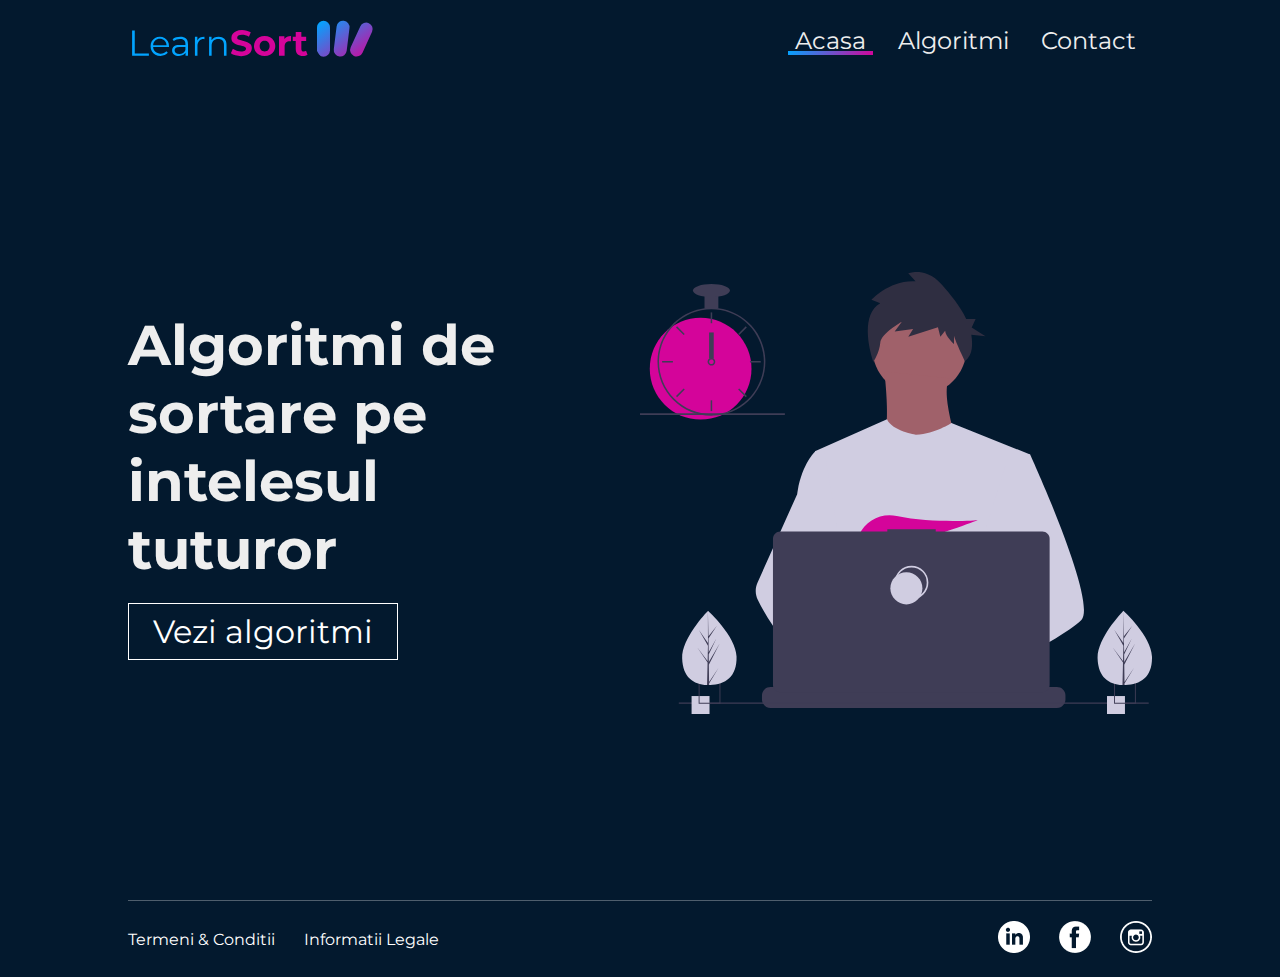
<file: index.html>
<!DOCTYPE html>
<html lang="en">
  <head>
    <meta charset="UTF-8" />
    <meta name="viewport" content="width=device-width, initial-scale=1.0" />
    <title>LearnSort</title>
    <link rel="icon" href="./img/Icon.svg" />
    <link
      href="https://fonts.googleapis.com/css2?family=Montserrat&display=swap"
      rel="stylesheet"
    />
    <link rel="stylesheet" href="./styles/style.css" />
  </head>
  <body data-barba="wrapper">
    <div class="wrapper" data-barba="container" data-barba-namespace="home">
      <header>
        <nav class="nav-header">
          <div class="logo-img">
            <a href="index.html" id="logo"
              ><img src="./img/Logo.svg" alt="LearnSort Logo"
            /></a>
          </div>
          <div class="nav-links">
            <ul>
              <li class="nav-link active"><a href="index.html">Acasa</a></li>
              <li class="nav-link"><a href="algoritmi.html">Algoritmi</a></li>
              <li class="nav-link"><a href="contact.html">Contact</a></li>
            </ul>
          </div>
          <div class="hamburger">
            <div class="line1"></div>
            <div class="line2"></div>
            <div class="line3"></div>
          </div>
        </nav>
      </header>
      <main>
        <section class="hero slide">
          <div class="hero-desc">
            <div class="title">
              <h1>Algoritmi de sortare pe intelesul tuturor</h1>
              <a href="algoritmi.html" class="cta-button">Vezi algoritmi</a>
            </div>
            <div class="title-swipe t-swipe1"></div>
          </div>
          <div class="hero-img">
            <img src="./img/landing.svg" alt="" />
            <div class="reveal-img"></div>
          </div>
        </section>
      </main>
      <footer>
        <div class="footer-links">
          <a href="not-found.html">Termeni & Conditii</a>
          <a href="not-found.html">Informatii Legale</a>
        </div>
        <div class="footer-social">
          <a href="not-found.html"
            ><img src="./img/social-linkedin.png" alt="LinkedIn Icon"
          /></a>
          <a href="not-found.html"
            ><img src="./img/social-facebook.png" alt="Facebook Icon"
          /></a>
          <a href="not-found.html"
            ><img src="./img/social-instagram.png" alt="Instagram Icon"
          /></a>
        </div>
      </footer>
    </div>

    <script
      src="https://cdnjs.cloudflare.com/ajax/libs/gsap/3.5.1/gsap.min.js"
      integrity="sha512-IQLehpLoVS4fNzl7IfH8Iowfm5+RiMGtHykgZJl9AWMgqx0AmJ6cRWcB+GaGVtIsnC4voMfm8f2vwtY+6oPjpQ=="
      crossorigin="anonymous"
    ></script>
    <script src="./js/nav.js"></script>
  </body>
</html>
</file>
<file: styles/style.css>
* {
  margin: 0;
  padding: 0;
  box-sizing: border-box;
}

body {
  background: #03192e;
  color: #eee;
  font-family: 'Montserrat', sans-serif;
  min-width: 320px;
  /* max-width: 2100px; */
  max-width: 1920px;
  margin: 0 auto;
  overflow-x: hidden;
}
.wrapper {
  width: 80vw;
  margin: 0 auto;
  position: relative;
}

.logo-img {
  z-index: 2;
}

.nav-header {
  min-height: 10vh;
  font-size: 1.5rem;
  display: flex;
  align-items: center;
  justify-content: space-between;
  position: relative;
}

.line1,
.line2,
.line3 {
  width: 3rem;
  height: 0.2rem;
  margin: 0.5rem;
  background: #eee;
  pointer-events: none;
}
.hamburger {
  cursor: pointer;
  display: none;
  z-index: 2;
}

.nav-links ul {
  list-style: none;
  display: flex;
}
.nav-links a {
  text-decoration: none;
  color: #eee;
}
.nav-link {
  margin: 0 1rem;
}
.slide {
  min-height: 90vh;
  margin: 0 auto;
  display: flex;
  justify-content: space-between;
  align-items: center;
  position: relative;
}
.hero-desc {
  display: flex;
  flex-direction: column;
  justify-content: center;
  align-items: center;
  flex: 1;
  flex-basis: 25rem;
  padding-right: 5vw;
  position: relative;
}
.hero-img {
  position: relative;
  flex: 1;
  flex-basis: 25rem;
  overflow: hidden;
}
.hero-img img {
  width: 100%;
  height: 100%;
  object-fit: cover;
}

.hero-desc h1 {
  font-size: 3.5rem;
}

.cta-button {
  box-sizing: initial;
  position: relative;
  display: inline-block;
  color: white;
  font-size: 2rem;
  text-decoration: none;
  margin: 20px 0;
  padding: 0.5rem 1.5rem;
  border: 1px solid white;
  background-blend-mode: multiply;
  z-index: 1;
}

.cta-button2 {
  position: relative;
  box-sizing: initial;
  display: inline-block;
  color: white;
  text-decoration: none;
  border: 1px solid white;
  padding: 0.5rem 1.5rem;
  z-index: 1;
}

.cta-button::after {
  content: '';
  position: absolute;
  top: 0;
  left: 0;
  width: 100%;
  height: 100%;
  background: linear-gradient(160deg, #02a4ff 0%, #d4049a 100%);
  z-index: -1;
  transition: transform 200ms ease-in;
  transform: scaleX(0);
  transform-origin: right;
}

.cta-button2::after {
  content: '';
  position: absolute;
  top: 0;
  left: 0;
  width: 100%;
  height: 100%;
  background: linear-gradient(160deg, #02a4ff 0%, #d4049a 100%);
  transition: transform 200ms ease-in-out;
  transform: scaleX(0);
  transform-origin: right;
  z-index: -1;
}

.cta-button:hover::after {
  transform: scaleX(1);
  transform-origin: left;
}

.cta-button2:hover::after {
  transform: scaleX(1);
  transform-origin: left;
}

header {
  position: sticky;
  top: 0;
  z-index: 10;
  background: #03192e;
}

.nav-link {
  position: relative;
}
.nav-link.active::after {
  content: '';
  position: absolute;
  left: -10%;
  bottom: 0;
  width: 120%;
  height: 4px;
  background: linear-gradient(130deg, #02a4ff 0%, #d4049a 100%);
  transform: scaleX(1);
}

.nav-link::after {
  content: '';
  position: absolute;
  left: -10%;
  bottom: 0;
  width: 120%;
  height: 4px;
  background: linear-gradient(130deg, #02a4ff 0%, #d4049a 100%);
  transform: scaleX(0);
  transform-origin: right;
  transition: transform 250ms ease-in;
}
.nav-link:hover::after {
  transform: scaleX(1);
  transform-origin: left;
}

.not-found {
  display: flex;
  flex-direction: column;
  justify-items: center;
  align-items: center;
  min-height: 100vh;
  text-align: center;
}
.not-found .logo-img {
  margin: 4vh 0;
}
.not-found-image {
  width: 60vh;
  height: 60vh;
  margin: 0 auto;
}
.not-found-image img {
  width: 100%;
  height: 100%;
  object-fit: contain;
}
.not-found h1 {
  font-size: 3.5rem;
}

.swipe {
  position: fixed;
  width: 100%;
  height: 100%;
  top: 0;
  left: 0;
  transform: translateX(-100%);
}
.swipe1 {
  background: #02a4ff;
  z-index: 5;
}
.swipe2 {
  background: rgb(86, 124, 228);
  z-index: 4;
}
.swipe3 {
  background: rgb(255, 139, 93);
  z-index: 3;
}

.algo h1 {
  text-align: center;
  font-size: 3rem;
  font-weight: 400;
}
.algo .algo-list {
  display: flex;
  flex-wrap: wrap;
  justify-content: center;
  align-items: center;
  padding: 3rem 0;
}

.card h2 {
  font-weight: 400;
  font-size: 2rem;
  text-align: center;
  padding: 1.5rem 0;
}

.card-container {
  width: 320px;
  height: 240px;
  margin: 15px;
}
.card {
  width: 100%;
  height: 100%;
  transition: transform 0.8s ease-in-out;
  transform-style: preserve-3d;
}
.card-container:hover .card {
  transform: rotateY(180deg);
}

.card .card-front,
.card .card-back {
  width: 100%;
  height: 100%;
  position: absolute;
  backface-visibility: hidden;
  display: flex;
  justify-content: center;
  align-items: center;
  flex-direction: column;
}
.card .card-front {
  background: #063562;
}

.card .card-back {
  background: #6b2ba7;
  transform: rotateY(180deg);
}
.algo .card a {
  font-size: 1.5rem;
}
.card-back.not-available {
  background: url('../img/card_unavailable.svg');
  background-size: cover;
}
.card-back.not-available a {
  color: gray;
  border: 1px solid gray;
  pointer-events: none;
}

body .learning {
  overflow: hidden;
}
.wrapper.learning {
  width: 95vw;
}
.learning header {
  padding: 0 2.5vw;
}
.learning main {
  margin: 0 2.5vw;
}
.nav-learning {
  box-sizing: border-box;
  height: 7vh;
  background: #063562;
  min-height: 40px;
  display: flex;
  justify-content: space-between;
  align-items: center;
  padding: 0 2.5vw;
}
.learning p,
ul {
  font-size: 1.5rem;
  margin-top: 10px;
  margin-bottom: 20px;
}
.learning ul {
  margin-left: 25px;
}
.learning section {
  height: 83vh;
  overflow: scroll;
  overflow-x: hidden;
  z-index: 1;
}
.learning section::-webkit-scrollbar {
  width: 5px;
}

.learning section::-webkit-scrollbar-thumb {
  border-radius: 20px;
  background: #02a4ff;
}

.learning .slide-buttons button {
  background: transparent;
  border: 2px solid #d4049a;
  color: #d4049a;
  font-size: 1.1rem;
  padding: 0.5rem 1rem;
  margin: 0 5px;
  max-height: 40px;
  border-radius: 5px;
  cursor: pointer;
}
.learning .slide-buttons button:focus {
  outline: none;
}

.nav-learning {
  display: flex;
  justify-content: space-between;
}
.section-content {
  display: flex;
  flex-direction: column;
  justify-content: center;
  min-height: 100%;
  margin-right: 4px;
}

pre {
  background: rgb(200, 200, 200);
  color: black;
  font-size: 1.25rem;
  width: fit-content;
  padding: 20px;
  white-space: pre-wrap;
}

.algo-imp {
  width: 100%;
}
.algo-imp pre {
  width: 100%;
}
.algo-imp-nav {
  padding: 10px 0;
}
.algo-imp-nav button {
  background: transparent;
  color: white;
  border: 1px solid white;
  padding: 10px 15px;
  outline: none;
  cursor: pointer;
}
.algo-imp-nav button.active {
  color: #d4049a;
  border: 1px solid #d4049a;
}

.nav-learning .learning-menu {
  display: flex;
  align-items: center;
}
.nav-learning .line1,
.nav-learning .line2,
.nav-learning .line3 {
  width: 2rem;
  height: 2px;
}
.learning-hamburger {
  cursor: pointer;
}

#learning-menu-extend {
  position: fixed;
  width: 0;
  height: 83vh;
  top: 10vh;
  background: #02a4ff;
  display: flex;
  justify-content: center;
  align-items: center;
}

#learning-menu-extend ul {
  list-style: none;
  display: none;
}
#learning-menu-extend li {
  color: #03192e;
  color: #eee;
  cursor: pointer;
  margin: 20px 0;
}

.question-card {
  background: #063562;
  margin: 0 5px;
  margin-bottom: 30px;
  transition: 0.2s ease-in-out;
  padding: 0 10px;
  border: 4px solid #063562;
}
.question-card.correct,
.exercise-card.correct {
  border: 4px solid rgb(7, 173, 7);
}
.question-card.wrong,
.exercise-card.wrong {
  border: 4px solid red;
}

.question-card button,
.exercise-card button {
  color: white;
  background: transparent;
  border: 1px solid white;
  padding: 7px 14px;
  margin-bottom: 5px;
  outline: none;
  cursor: pointer;
}

.question-card button.correct,
.exercise-card button.correct {
  border: 1px solid rgb(7, 173, 7);
  color: rgb(7, 173, 7);
}
.question-card button.wrong,
.exercise-card button.wrong {
  border: 1px solid red;
  color: red;
}

.card-answers {
  padding-bottom: 20px;
}

.exercise-card {
  background: #063562;
  padding: 10px;
  margin-bottom: 20px;
  border: 4px solid #063562;
}

.learning textarea {
  resize: none;
  outline: none;
  width: 100%;
  height: 40vh;
  padding: 20px;
  font-family: monospace;
  background: rgb(200, 200, 200);
}

footer {
  display: flex;
  justify-content: space-between;
  align-items: center;
  padding: 20px 0;
  border-top: 1px solid rgba(255, 255, 255, 0.3);
}
footer a {
  text-decoration: none;
  color: white;
  margin-right: 25px;
}
footer a:last-child {
  margin-right: 0;
}

.contact-main {
  min-height: 100vh;
  padding: 20px 0;
}
.contact-main p {
  font-size: 1.5rem;
  /* margin-top: 50px; */
}
.contact-main h1 {
  font-size: 2.5rem;
  font-weight: normal;
}

.contact-data {
  display: flex;
}
.contact-form {
  flex: 1;
}
.contact-form input,
input {
  display: block;
  height: 50px;
  width: 100%;
  margin: 50px 0;
  border-radius: 5px;
  border: none;
  color: white;
}
.sorting-implementation input {
  max-width: 100px;
  outline: none;
  color: black;
  padding: 0 10px;
  font-size: 1.1rem;
  margin: 0 10px 5px 5px;
  height: 33px;
  display: inline-block;
}
.sorting-implementation {
  margin-bottom: 3rem;
}
.sorting-implementation button {
  background: transparent;
}
.array-elements {
  margin: 20px 0;
}
.contact-form textarea {
  width: 100%;
  resize: none;
  outline: none;
  height: 200px;
  padding: 10px;
  font-size: 1.5rem;
  font-family: 'Montserrat';
}

.contact-info {
  margin-left: 3rem;
  margin-top: 50px;
  flex: 1;
}
form input {
  outline: none;
  font-size: 1.5rem;
  padding-left: 10px;
  background: #063562;
}
form button {
  margin-top: 20px;
  background: transparent;
  font-size: 1.2rem;
}

form textarea {
  position: relative;
  background: #063562;
  border: 0;
  color: white;
}

.input-subject {
  position: relative;
}
.input-subject::after {
  content: '';
  position: absolute;
  bottom: 0;
  right: 0;
  width: 0;
  height: 5px;
  background: linear-gradient(160deg, #02a4ff 0%, #d4049a 100%);
  transition: 0.5s ease-in-out;
  box-sizing: border-box;
}

.input-subject::before {
  content: attr(data-value);
  position: absolute;
  top: 0;
  left: 0;
  width: 100%;
  height: 100%;
  /* color: #03192e; */
  color: white;
  font-size: 1.5rem;
  padding: 10px;
  box-sizing: border-box;
  pointer-events: none;
  transition: 0.5s ease-in-out 0.5s;
}
.input-textarea::before {
  z-index: 1;
}

.input-subject:focus-within::after,
.input-textarea:focus-within::after {
  width: 100%;
}
.input-subject:focus-within::before {
  transform: translateY(-100%);
  padding-left: 0;
  /* color: white; */
}
.input-textarea:focus-within::before {
  transform: translateY(-25%);
}

.map {
  height: 400px;
  width: 100%;
  margin-top: 20px;
}

.content-wrapper {
  width: 80%;
  margin: 0 auto;
}
video {
  width: 100%;
  height: auto;
  outline: none;
}
.chart-div {
  margin: 0 auto;
  width: 100%;
}

.soon {
  background: lightseagreen;
}

/*  Responsive    -----------------------------------------------------------------------------------------  */

@media only screen and (max-width: 800px) {
  body {
    overflow-x: hidden;
  }
  .wrapper {
    width: 95vw;
  }
  .nav-links {
    position: absolute;
    top: 0;
    left: -2.5vw;
    width: 100vw;
    height: 100vh;
    display: flex;
    justify-content: center;
    align-items: center;
    background: #121212;
    transform: translateX(-100%);
  }

  .nav-links ul {
    flex-direction: column;
    width: 100%;
    height: 100%;
    display: flex;
    justify-content: center;
    align-items: center;
  }
  .nav-links li {
    margin: 20px 0;
  }
  .hamburger {
    display: initial;
  }
  .hero-img {
    display: none;
  }

  .not-found-image {
    width: 40vh;
    height: 40vh;
  }
  footer {
    flex-direction: column-reverse;
  }
  .footer-social {
    padding-bottom: 20px;
  }
  .footer-links a {
    margin-right: 0;
    display: block;
    text-align: center;
  }
  .content-wrapper {
    width: 100%;
  }
}

@media only screen and (max-width: 388px) {
  .learning .slide-buttons button {
    margin: 0;
    padding: 0.3rem 0.6rem;
  }
  .nav-learning {
    padding: 0;
  }
}

@media only screen and (max-width: 1200px) {
  .contact-data {
    flex-direction: column;
  }
  .contact-info {
    margin-left: 0;
  }
}
</file>
